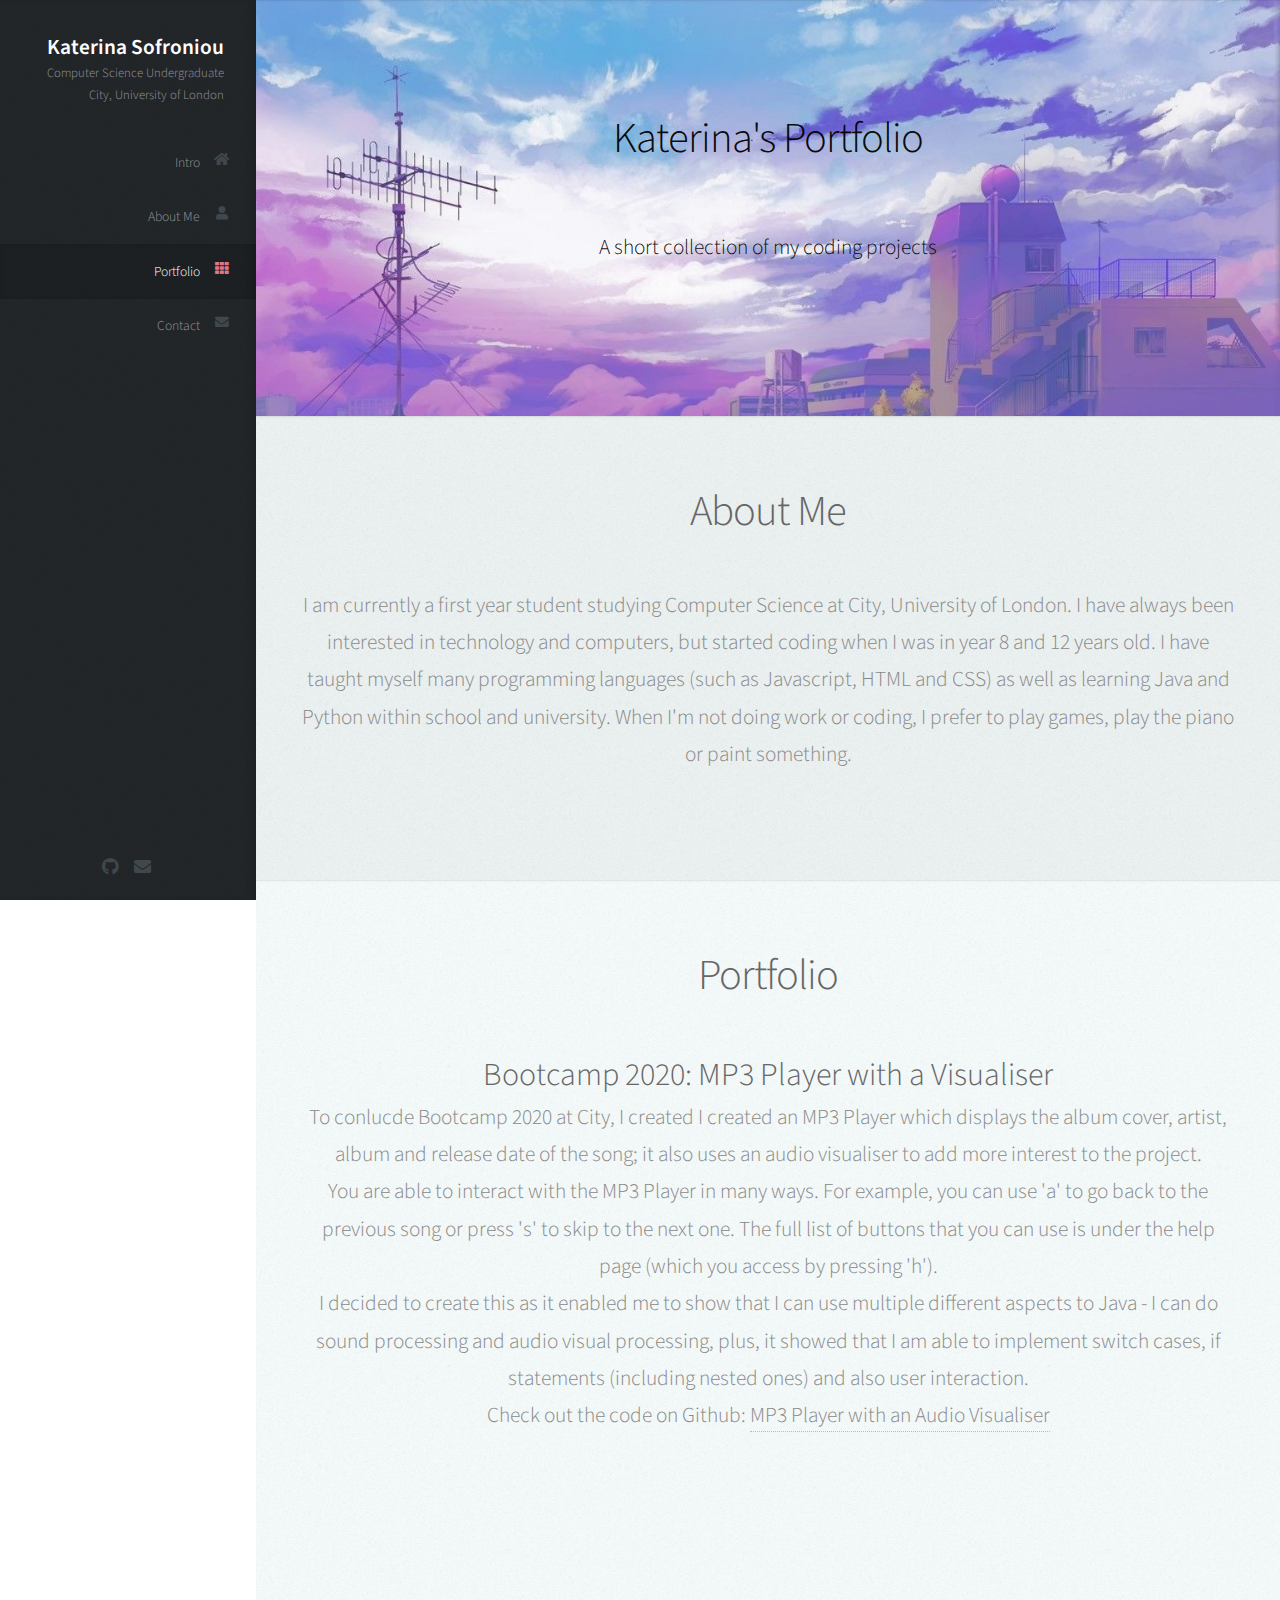
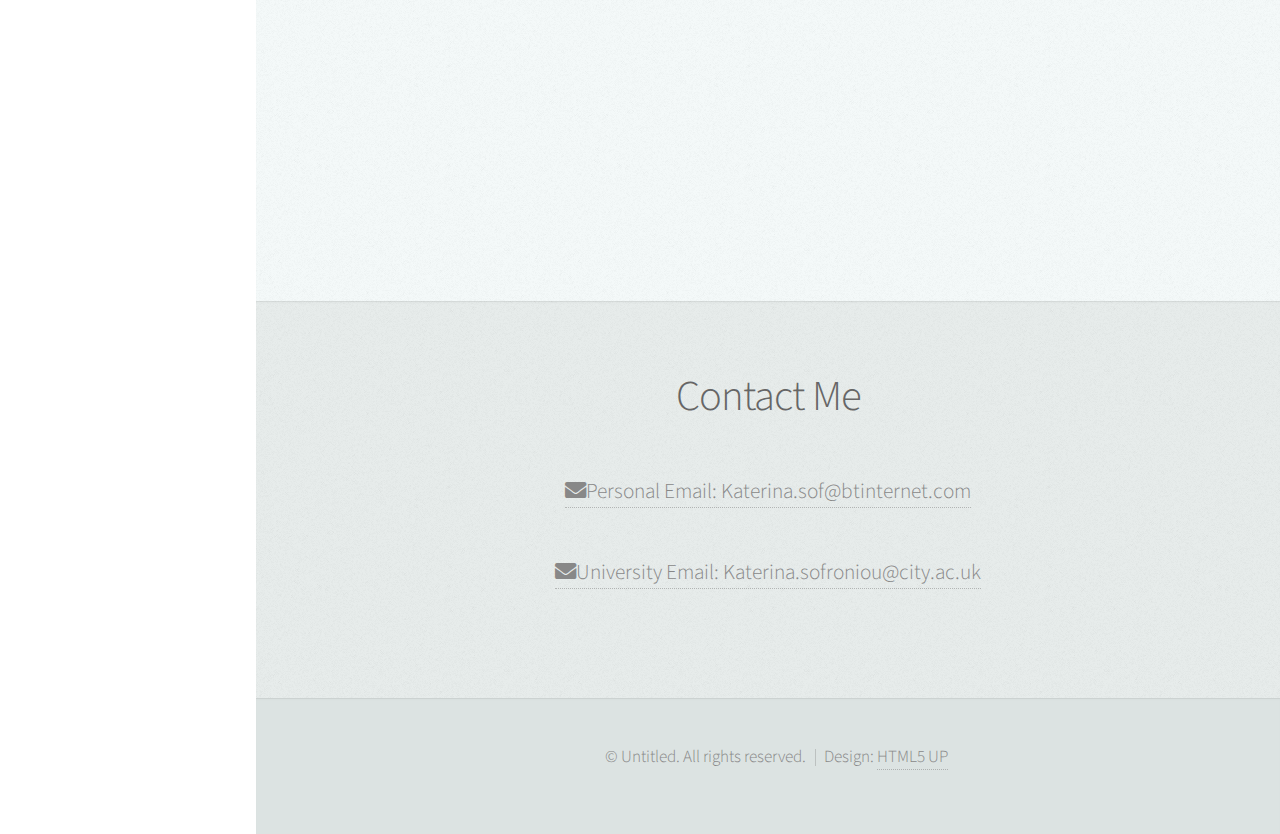
<file: index.html>
<!--
	Prologue by HTML5 UP
	html5up.net | @ajlkn
	Free for personal and commercial use under the CCA 3.0 license (html5up.net/license)
-->
<html>
	<head>
		<title>Portfolio</title>
		<meta charset="utf-8" />
		<meta name="viewport" content="width=device-width, initial-scale=1, user-scalable=no" />
		<link rel="stylesheet" href="assets/css/main.css" />
	</head>
	<body class="is-preload">

		<!-- Header -->
			<div id="header">

				<div class="top">

					<!-- Logo -->
						<div id="logo">
							<h1 id="title">Katerina Sofroniou</h1>
							<p>Computer Science Undergraduate</p>
							<p>City, University of London</p>
						</div>

					<!-- Nav -->
						<nav id="nav">
							<ul>
								<li><a href="#top" id="top-link"><span class="icon solid fa-home">Intro</span></a></li>
								<li><a href="#about" id="about-link"><span class="icon solid fa-user">About Me</span></a></li>
								<li><a href="#portfolio" id="portfolio-link"><span class="icon solid fa-th">Portfolio</span></a></li>
								<li><a href="#contact" id="contact-link"><span class="icon solid fa-envelope">Contact</span></a></li>
							</ul>
						</nav>

				</div>

				<div class="bottom">

					<!-- Social Icons -->
						<ul class="icons">
							<li><a href="https://github.com/KaterinaSofroniou/" class="icon brands fa-github"><span class="label">Github</span></a></li
							<li><a href = "mailto:katerina.sof@btinternet.com?subject = subject text" class="icon solid fa-envelope"><span class="label">Email</span></a></li>
						</ul>

				</div>

			</div>

		<!-- Main -->
			<div id="main">

				<!-- Intro -->
					<section id="top" class="one dark cover">
						<div class="container">

							<header>
								<h2 class="alt">Katerina's Portfolio</h2>
								<p><br>A short collection of my coding projects</p>
							</header>

						</div>
					</section>

					<!-- About Me -->
						<section id="about" class="three">
							<div class="container">

								<header>
									<h2>About Me</h2>
								</header>

								<!-- <a href="#" class="image featured"><img src="images/pic08.jpg" alt="" /></a> -->

								<p>I am currently a first year student studying Computer Science at City, University of London.
									I have always been interested in technology and computers, but started coding when I was in year 8 and 12 years old.
									 I have taught myself many programming languages (such as Javascript, HTML and CSS) as well as learning Java and
									 Python within school and university. When I'm not doing work or coding, I prefer to play games, play the piano or paint something.</p>

							</div>
						</section>

				<!-- Portfolio -->
					<section id="portfolio" class="two">
						<div class="container">

							<header>
								<h2>Portfolio</h2>
							</header>

							<h3>Bootcamp 2020: MP3 Player with a Visualiser</h3>

							<p>To conlucde Bootcamp 2020 at City, I created I created an MP3 Player which displays the album cover, artist, album and release date
								of the song; it also uses an audio visualiser to add more interest to the project.
							<br> You are able to interact with the MP3 Player in many ways. For example, you can use 'a' to go back to the previous song or press
							's' to skip to the next one. The full list of buttons that you can use is under the help page (which you access by pressing 'h').
							<br> I decided to create this as it enabled me to show that I can use multiple different aspects to Java - I can do sound processing
							and audio visual processing, plus, it showed that I am able to implement switch cases, if statements (including nested ones) and also user interaction.
							<br>Check out the code on Github: <a href = "https://github.com/KaterinaSofroniou/adbs900/tree/main/Project">MP3 Player with an Audio Visualiser</a>
							</p>

							<iframe width="640" height="360" src="https://web.microsoftstream.com/embed/video/f2c3d055-ddaa-48f7-8307-a13079d201d0?autoplay=false&amp;showinfo=true" allowfullscreen style="border:none;"></iframe>

						</div>
					</section>

				<!-- Contact -->
					<section id="contact" class="four">
						<div class="container">

							<header>
								<h2>Contact Me</h2>
							</header>

							<p><a href = "mailto:katerina.sof@btinternet.com?subject = subject text" class="icon solid fa-envelope">Personal Email: Katerina.sof@btinternet.com</a></p>
							<p><a href = "mailto:katerina.sof@btinternet.com?subject = subject text" class="icon solid fa-envelope">University Email: Katerina.sofroniou@city.ac.uk</a></p>

						</div>
					</section>

			</div>

		<!-- Footer -->
			<div id="footer">

				<!-- Copyright -->
					<ul class="copyright">
						<li>&copy; Untitled. All rights reserved.</li><li>Design: <a href="http://html5up.net">HTML5 UP</a></li>
					</ul>

			</div>

		<!-- Scripts -->
			<script src="assets/js/jquery.min.js"></script>
			<script src="assets/js/jquery.scrolly.min.js"></script>
			<script src="assets/js/jquery.scrollex.min.js"></script>
			<script src="assets/js/browser.min.js"></script>
			<script src="assets/js/breakpoints.min.js"></script>
			<script src="assets/js/util.js"></script>
			<script src="assets/js/main.js"></script>

	</body>
</html>
</file>
<file: assets/css/main.css>
@import url("fontawesome-all.min.css");
@import url("https://fonts.googleapis.com/css?family=Source+Sans+Pro:300,300italic,400,600");

/*
	Prologue by HTML5 UP
	html5up.net | @ajlkn
	Free for personal and commercial use under the CCA 3.0 license (html5up.net/license)
*/

html, body, div, span, applet, object,
iframe, h1, h2, h3, h4, h5, h6, p, blockquote,
pre, a, abbr, acronym, address, big, cite,
code, del, dfn, em, img, ins, kbd, q, s, samp,
small, strike, strong, sub, sup, tt, var, b,
u, i, center, dl, dt, dd, ol, ul, li, fieldset,
form, label, legend, table, caption, tbody,
tfoot, thead, tr, th, td, article, aside,
canvas, details, embed, figure, figcaption,
footer, header, hgroup, menu, nav, output, ruby,
section, summary, time, mark, audio, video {
	margin: 0;
	padding: 0;
	border: 0;
	font-size: 100%;
	font: inherit;
	vertical-align: baseline;}

article, aside, details, figcaption, figure,
footer, header, hgroup, menu, nav, section {
	display: block;}

body {
	line-height: 1;
}

ol, ul {
	list-style: none;
}

blockquote, q {
	quotes: none;
}

	blockquote:before, blockquote:after, q:before, q:after {
		content: '';
		content: none;
	}

table {
	border-collapse: collapse;
	border-spacing: 0;
}

body {
	-webkit-text-size-adjust: none;
}

mark {
	background-color: transparent;
	color: inherit;
}

input::-moz-focus-inner {
	border: 0;
	padding: 0;
}

input, select, textarea {
	-moz-appearance: none;
	-webkit-appearance: none;
	-ms-appearance: none;
	appearance: none;
}

/* Basic */

	html {
		box-sizing: border-box;
	}

	*, *:before, *:after {
		box-sizing: inherit;
	}

	body {
		background: #fff;
		font-family: 'Source Sans Pro', sans-serif;
		font-size: 19pt;
		font-weight: 300;
		line-height: 1.75em;
		color: #888;
	}

		body.is-preload *, body.is-preload *:before, body.is-preload *:after {
			-moz-animation: none !important;
			-webkit-animation: none !important;
			-ms-animation: none !important;
			animation: none !important;
			-moz-transition: none !important;
			-webkit-transition: none !important;
			-ms-transition: none !important;
			transition: none !important;
		}

	input, textarea, select {
		font-family: 'Source Sans Pro', sans-serif;
		font-size: 19pt;
		font-weight: 300;
		line-height: 1.75em;
		color: #888;
	}

	h1, h2, h3, h4, h5, h6 {
		font-weight: 300;
		color: #666;
		line-height: 1.5em;
	}

	h1 a, h2 a, h3 a, h4 a, h5 a, h6 a {
		color: inherit;
		text-decoration: none;
	}

		h1 a strong, h2 a strong, h3 a strong, h4 a strong, h5 a strong, h6 a strong {
			color: #333;
		}

	h2 {
		font-size: 2em;
		letter-spacing: -1px;
	}

		h2.alt {
			color: #888;
		}

			h2.alt strong {
				color: #666;
			}

	h3 {
		font-size: 1.5em;
	}

	header {
		margin: 0 0 2em 0;
	}

		header > p {
			margin: 1em 0 0 0;
		}

	footer {
		margin: 2em 0 0 0;
	}

	strong, b {
		font-weight: 300;
		color: #666;
	}

	em, i {
		font-style: italic;
	}

	a {
		text-decoration: none;
		color: inherit;
		border-bottom: dotted 1px rgba(128, 128, 128, 0.5);
		-moz-transition: color 0.35s ease-in-out, border-bottom-color 0.35s ease-in-out;
		-webkit-transition: color 0.35s ease-in-out, border-bottom-color 0.35s ease-in-out;
		-ms-transition: color 0.35s ease-in-out, border-bottom-color 0.35s ease-in-out;
		transition: color 0.35s ease-in-out, border-bottom-color 0.35s ease-in-out;
		outline: 0;
	}

		a:hover {
			color: #E27689;
			border-bottom-color: rgba(255, 255, 255, 0);
		}

	sub {
		position: relative;
		top: 0.5em;
		font-size: 0.8em;
	}

	sup {
		position: relative;
		top: -0.5em;
		font-size: 0.8em;
	}

	hr {
		border: 0;
		border-top: solid 1px #ddd;
	}

	blockquote {
		border-left: solid 0.5em #ddd;
		padding: 1em 0 1em 2em;
		font-style: italic;
	}

	p, ul, ol, dl, table {
		margin-bottom: 2em;
	}

	br.clear {
		clear: both;
	}

/* Container */

	.container {
		margin: 0 auto;
		max-width: 100%;
		width: 1400px;
	}

		@media screen and (min-width: 961px) and (max-width: 1880px) {

			.container {
				width: 1200px;
			}

		}

		@media screen and (min-width: 961px) and (max-width: 1620px) {

			.container {
				width: 960px;
			}

		}

		@media screen and (min-width: 961px) and (max-width: 1320px) {

			.container {
				width: 100%;
			}

		}

		@media screen and (max-width: 960px) {

			.container {
				width: 100%;
			}

		}

		@media screen and (max-width: 736px) {

			.container {
				width: 100%;
			}

		}

/* Row */

	.row {
		display: flex;
		flex-wrap: wrap;
		box-sizing: border-box;
		align-items: stretch;
	}

		.row > * {
			box-sizing: border-box;
		}

		.row.gtr-uniform > * > :last-child {
			margin-bottom: 0;
		}

		.row.aln-left {
			justify-content: flex-start;
		}

		.row.aln-center {
			justify-content: center;
		}

		.row.aln-right {
			justify-content: flex-end;
		}

		.row.aln-top {
			align-items: flex-start;
		}

		.row.aln-middle {
			align-items: center;
		}

		.row.aln-bottom {
			align-items: flex-end;
		}

		.row > .imp {
			order: -1;
		}

		.row > .col-1 {
			width: 8.33333%;
		}

		.row > .off-1 {
			margin-left: 8.33333%;
		}

		.row > .col-2 {
			width: 16.66667%;
		}

		.row > .off-2 {
			margin-left: 16.66667%;
		}

		.row > .col-3 {
			width: 25%;
		}

		.row > .off-3 {
			margin-left: 25%;
		}

		.row > .col-4 {
			width: 33.33333%;
		}

		.row > .off-4 {
			margin-left: 33.33333%;
		}

		.row > .col-5 {
			width: 41.66667%;
		}

		.row > .off-5 {
			margin-left: 41.66667%;
		}

		.row > .col-6 {
			width: 50%;
		}

		.row > .off-6 {
			margin-left: 50%;
		}

		.row > .col-7 {
			width: 58.33333%;
		}

		.row > .off-7 {
			margin-left: 58.33333%;
		}

		.row > .col-8 {
			width: 66.66667%;
		}

		.row > .off-8 {
			margin-left: 66.66667%;
		}

		.row > .col-9 {
			width: 75%;
		}

		.row > .off-9 {
			margin-left: 75%;
		}

		.row > .col-10 {
			width: 83.33333%;
		}

		.row > .off-10 {
			margin-left: 83.33333%;
		}

		.row > .col-11 {
			width: 91.66667%;
		}

		.row > .off-11 {
			margin-left: 91.66667%;
		}

		.row > .col-12 {
			width: 100%;
		}

		.row > .off-12 {
			margin-left: 100%;
		}

		.row.gtr-0 {
			margin-top: 0px;
			margin-left: 0px;
		}

			.row.gtr-0 > * {
				padding: 0px 0 0 0px;
			}

			.row.gtr-0.gtr-uniform {
				margin-top: 0px;
			}

				.row.gtr-0.gtr-uniform > * {
					padding-top: 0px;
				}

		.row.gtr-25 {
			margin-top: -10px;
			margin-left: -10px;
		}

			.row.gtr-25 > * {
				padding: 10px 0 0 10px;
			}

			.row.gtr-25.gtr-uniform {
				margin-top: -10px;
			}

				.row.gtr-25.gtr-uniform > * {
					padding-top: 10px;
				}

		.row.gtr-50 {
			margin-top: -20px;
			margin-left: -20px;
		}

			.row.gtr-50 > * {
				padding: 20px 0 0 20px;
			}

			.row.gtr-50.gtr-uniform {
				margin-top: -20px;
			}

				.row.gtr-50.gtr-uniform > * {
					padding-top: 20px;
				}

		.row {
			margin-top: -40px;
			margin-left: -40px;
		}

			.row > * {
				padding: 40px 0 0 40px;
			}

			.row.gtr-uniform {
				margin-top: -40px;
			}

				.row.gtr-uniform > * {
					padding-top: 40px;
				}

		.row.gtr-150 {
			margin-top: -60px;
			margin-left: -60px;
		}

			.row.gtr-150 > * {
				padding: 60px 0 0 60px;
			}

			.row.gtr-150.gtr-uniform {
				margin-top: -60px;
			}

				.row.gtr-150.gtr-uniform > * {
					padding-top: 60px;
				}

		.row.gtr-200 {
			margin-top: -80px;
			margin-left: -80px;
		}

			.row.gtr-200 > * {
				padding: 80px 0 0 80px;
			}

			.row.gtr-200.gtr-uniform {
				margin-top: -80px;
			}

				.row.gtr-200.gtr-uniform > * {
					padding-top: 80px;
				}

		@media screen and (min-width: 961px) and (max-width: 1880px) {

			.row {
				display: flex;
				flex-wrap: wrap;
				box-sizing: border-box;
				align-items: stretch;
			}

				.row > * {
					box-sizing: border-box;
				}

				.row.gtr-uniform > * > :last-child {
					margin-bottom: 0;
				}

				.row.aln-left {
					justify-content: flex-start;
				}

				.row.aln-center {
					justify-content: center;
				}

				.row.aln-right {
					justify-content: flex-end;
				}

				.row.aln-top {
					align-items: flex-start;
				}

				.row.aln-middle {
					align-items: center;
				}

				.row.aln-bottom {
					align-items: flex-end;
				}

				.row > .imp-wide {
					order: -1;
				}

				.row > .col-1-wide {
					width: 8.33333%;
				}

				.row > .off-1-wide {
					margin-left: 8.33333%;
				}

				.row > .col-2-wide {
					width: 16.66667%;
				}

				.row > .off-2-wide {
					margin-left: 16.66667%;
				}

				.row > .col-3-wide {
					width: 25%;
				}

				.row > .off-3-wide {
					margin-left: 25%;
				}

				.row > .col-4-wide {
					width: 33.33333%;
				}

				.row > .off-4-wide {
					margin-left: 33.33333%;
				}

				.row > .col-5-wide {
					width: 41.66667%;
				}

				.row > .off-5-wide {
					margin-left: 41.66667%;
				}

				.row > .col-6-wide {
					width: 50%;
				}

				.row > .off-6-wide {
					margin-left: 50%;
				}

				.row > .col-7-wide {
					width: 58.33333%;
				}

				.row > .off-7-wide {
					margin-left: 58.33333%;
				}

				.row > .col-8-wide {
					width: 66.66667%;
				}

				.row > .off-8-wide {
					margin-left: 66.66667%;
				}

				.row > .col-9-wide {
					width: 75%;
				}

				.row > .off-9-wide {
					margin-left: 75%;
				}

				.row > .col-10-wide {
					width: 83.33333%;
				}

				.row > .off-10-wide {
					margin-left: 83.33333%;
				}

				.row > .col-11-wide {
					width: 91.66667%;
				}

				.row > .off-11-wide {
					margin-left: 91.66667%;
				}

				.row > .col-12-wide {
					width: 100%;
				}

				.row > .off-12-wide {
					margin-left: 100%;
				}

				.row.gtr-0 {
					margin-top: 0px;
					margin-left: 0px;
				}

					.row.gtr-0 > * {
						padding: 0px 0 0 0px;
					}

					.row.gtr-0.gtr-uniform {
						margin-top: 0px;
					}

						.row.gtr-0.gtr-uniform > * {
							padding-top: 0px;
						}

				.row.gtr-25 {
					margin-top: -10px;
					margin-left: -10px;
				}

					.row.gtr-25 > * {
						padding: 10px 0 0 10px;
					}

					.row.gtr-25.gtr-uniform {
						margin-top: -10px;
					}

						.row.gtr-25.gtr-uniform > * {
							padding-top: 10px;
						}

				.row.gtr-50 {
					margin-top: -20px;
					margin-left: -20px;
				}

					.row.gtr-50 > * {
						padding: 20px 0 0 20px;
					}

					.row.gtr-50.gtr-uniform {
						margin-top: -20px;
					}

						.row.gtr-50.gtr-uniform > * {
							padding-top: 20px;
						}

				.row {
					margin-top: -40px;
					margin-left: -40px;
				}

					.row > * {
						padding: 40px 0 0 40px;
					}

					.row.gtr-uniform {
						margin-top: -40px;
					}

						.row.gtr-uniform > * {
							padding-top: 40px;
						}

				.row.gtr-150 {
					margin-top: -60px;
					margin-left: -60px;
				}

					.row.gtr-150 > * {
						padding: 60px 0 0 60px;
					}

					.row.gtr-150.gtr-uniform {
						margin-top: -60px;
					}

						.row.gtr-150.gtr-uniform > * {
							padding-top: 60px;
						}

				.row.gtr-200 {
					margin-top: -80px;
					margin-left: -80px;
				}

					.row.gtr-200 > * {
						padding: 80px 0 0 80px;
					}

					.row.gtr-200.gtr-uniform {
						margin-top: -80px;
					}

						.row.gtr-200.gtr-uniform > * {
							padding-top: 80px;
						}

		}

		@media screen and (min-width: 961px) and (max-width: 1620px) {

			.row {
				display: flex;
				flex-wrap: wrap;
				box-sizing: border-box;
				align-items: stretch;
			}

				.row > * {
					box-sizing: border-box;
				}

				.row.gtr-uniform > * > :last-child {
					margin-bottom: 0;
				}

				.row.aln-left {
					justify-content: flex-start;
				}

				.row.aln-center {
					justify-content: center;
				}

				.row.aln-right {
					justify-content: flex-end;
				}

				.row.aln-top {
					align-items: flex-start;
				}

				.row.aln-middle {
					align-items: center;
				}

				.row.aln-bottom {
					align-items: flex-end;
				}

				.row > .imp-normal {
					order: -1;
				}

				.row > .col-1-normal {
					width: 8.33333%;
				}

				.row > .off-1-normal {
					margin-left: 8.33333%;
				}

				.row > .col-2-normal {
					width: 16.66667%;
				}

				.row > .off-2-normal {
					margin-left: 16.66667%;
				}

				.row > .col-3-normal {
					width: 25%;
				}

				.row > .off-3-normal {
					margin-left: 25%;
				}

				.row > .col-4-normal {
					width: 33.33333%;
				}

				.row > .off-4-normal {
					margin-left: 33.33333%;
				}

				.row > .col-5-normal {
					width: 41.66667%;
				}

				.row > .off-5-normal {
					margin-left: 41.66667%;
				}

				.row > .col-6-normal {
					width: 50%;
				}

				.row > .off-6-normal {
					margin-left: 50%;
				}

				.row > .col-7-normal {
					width: 58.33333%;
				}

				.row > .off-7-normal {
					margin-left: 58.33333%;
				}

				.row > .col-8-normal {
					width: 66.66667%;
				}

				.row > .off-8-normal {
					margin-left: 66.66667%;
				}

				.row > .col-9-normal {
					width: 75%;
				}

				.row > .off-9-normal {
					margin-left: 75%;
				}

				.row > .col-10-normal {
					width: 83.33333%;
				}

				.row > .off-10-normal {
					margin-left: 83.33333%;
				}

				.row > .col-11-normal {
					width: 91.66667%;
				}

				.row > .off-11-normal {
					margin-left: 91.66667%;
				}

				.row > .col-12-normal {
					width: 100%;
				}

				.row > .off-12-normal {
					margin-left: 100%;
				}

				.row.gtr-0 {
					margin-top: 0px;
					margin-left: 0px;
				}

					.row.gtr-0 > * {
						padding: 0px 0 0 0px;
					}

					.row.gtr-0.gtr-uniform {
						margin-top: 0px;
					}

						.row.gtr-0.gtr-uniform > * {
							padding-top: 0px;
						}

				.row.gtr-25 {
					margin-top: -10px;
					margin-left: -10px;
				}

					.row.gtr-25 > * {
						padding: 10px 0 0 10px;
					}

					.row.gtr-25.gtr-uniform {
						margin-top: -10px;
					}

						.row.gtr-25.gtr-uniform > * {
							padding-top: 10px;
						}

				.row.gtr-50 {
					margin-top: -20px;
					margin-left: -20px;
				}

					.row.gtr-50 > * {
						padding: 20px 0 0 20px;
					}

					.row.gtr-50.gtr-uniform {
						margin-top: -20px;
					}

						.row.gtr-50.gtr-uniform > * {
							padding-top: 20px;
						}

				.row {
					margin-top: -40px;
					margin-left: -40px;
				}

					.row > * {
						padding: 40px 0 0 40px;
					}

					.row.gtr-uniform {
						margin-top: -40px;
					}

						.row.gtr-uniform > * {
							padding-top: 40px;
						}

				.row.gtr-150 {
					margin-top: -60px;
					margin-left: -60px;
				}

					.row.gtr-150 > * {
						padding: 60px 0 0 60px;
					}

					.row.gtr-150.gtr-uniform {
						margin-top: -60px;
					}

						.row.gtr-150.gtr-uniform > * {
							padding-top: 60px;
						}

				.row.gtr-200 {
					margin-top: -80px;
					margin-left: -80px;
				}

					.row.gtr-200 > * {
						padding: 80px 0 0 80px;
					}

					.row.gtr-200.gtr-uniform {
						margin-top: -80px;
					}

						.row.gtr-200.gtr-uniform > * {
							padding-top: 80px;
						}

		}

		@media screen and (min-width: 961px) and (max-width: 1320px) {

			.row {
				display: flex;
				flex-wrap: wrap;
				box-sizing: border-box;
				align-items: stretch;
			}

				.row > * {
					box-sizing: border-box;
				}

				.row.gtr-uniform > * > :last-child {
					margin-bottom: 0;
				}

				.row.aln-left {
					justify-content: flex-start;
				}

				.row.aln-center {
					justify-content: center;
				}

				.row.aln-right {
					justify-content: flex-end;
				}

				.row.aln-top {
					align-items: flex-start;
				}

				.row.aln-middle {
					align-items: center;
				}

				.row.aln-bottom {
					align-items: flex-end;
				}

				.row > .imp-narrow {
					order: -1;
				}

				.row > .col-1-narrow {
					width: 8.33333%;
				}

				.row > .off-1-narrow {
					margin-left: 8.33333%;
				}

				.row > .col-2-narrow {
					width: 16.66667%;
				}

				.row > .off-2-narrow {
					margin-left: 16.66667%;
				}

				.row > .col-3-narrow {
					width: 25%;
				}

				.row > .off-3-narrow {
					margin-left: 25%;
				}

				.row > .col-4-narrow {
					width: 33.33333%;
				}

				.row > .off-4-narrow {
					margin-left: 33.33333%;
				}

				.row > .col-5-narrow {
					width: 41.66667%;
				}

				.row > .off-5-narrow {
					margin-left: 41.66667%;
				}

				.row > .col-6-narrow {
					width: 50%;
				}

				.row > .off-6-narrow {
					margin-left: 50%;
				}

				.row > .col-7-narrow {
					width: 58.33333%;
				}

				.row > .off-7-narrow {
					margin-left: 58.33333%;
				}

				.row > .col-8-narrow {
					width: 66.66667%;
				}

				.row > .off-8-narrow {
					margin-left: 66.66667%;
				}

				.row > .col-9-narrow {
					width: 75%;
				}

				.row > .off-9-narrow {
					margin-left: 75%;
				}

				.row > .col-10-narrow {
					width: 83.33333%;
				}

				.row > .off-10-narrow {
					margin-left: 83.33333%;
				}

				.row > .col-11-narrow {
					width: 91.66667%;
				}

				.row > .off-11-narrow {
					margin-left: 91.66667%;
				}

				.row > .col-12-narrow {
					width: 100%;
				}

				.row > .off-12-narrow {
					margin-left: 100%;
				}

				.row.gtr-0 {
					margin-top: 0px;
					margin-left: 0px;
				}

					.row.gtr-0 > * {
						padding: 0px 0 0 0px;
					}

					.row.gtr-0.gtr-uniform {
						margin-top: 0px;
					}

						.row.gtr-0.gtr-uniform > * {
							padding-top: 0px;
						}

				.row.gtr-25 {
					margin-top: -5px;
					margin-left: -5px;
				}

					.row.gtr-25 > * {
						padding: 5px 0 0 5px;
					}

					.row.gtr-25.gtr-uniform {
						margin-top: -5px;
					}

						.row.gtr-25.gtr-uniform > * {
							padding-top: 5px;
						}

				.row.gtr-50 {
					margin-top: -10px;
					margin-left: -10px;
				}

					.row.gtr-50 > * {
						padding: 10px 0 0 10px;
					}

					.row.gtr-50.gtr-uniform {
						margin-top: -10px;
					}

						.row.gtr-50.gtr-uniform > * {
							padding-top: 10px;
						}

				.row {
					margin-top: -20px;
					margin-left: -20px;
				}

					.row > * {
						padding: 20px 0 0 20px;
					}

					.row.gtr-uniform {
						margin-top: -20px;
					}

						.row.gtr-uniform > * {
							padding-top: 20px;
						}

				.row.gtr-150 {
					margin-top: -30px;
					margin-left: -30px;
				}

					.row.gtr-150 > * {
						padding: 30px 0 0 30px;
					}

					.row.gtr-150.gtr-uniform {
						margin-top: -30px;
					}

						.row.gtr-150.gtr-uniform > * {
							padding-top: 30px;
						}

				.row.gtr-200 {
					margin-top: -40px;
					margin-left: -40px;
				}

					.row.gtr-200 > * {
						padding: 40px 0 0 40px;
					}

					.row.gtr-200.gtr-uniform {
						margin-top: -40px;
					}

						.row.gtr-200.gtr-uniform > * {
							padding-top: 40px;
						}

		}

		@media screen and (max-width: 960px) {

			.row {
				display: flex;
				flex-wrap: wrap;
				box-sizing: border-box;
				align-items: stretch;
			}

				.row > * {
					box-sizing: border-box;
				}

				.row.gtr-uniform > * > :last-child {
					margin-bottom: 0;
				}

				.row.aln-left {
					justify-content: flex-start;
				}

				.row.aln-center {
					justify-content: center;
				}

				.row.aln-right {
					justify-content: flex-end;
				}

				.row.aln-top {
					align-items: flex-start;
				}

				.row.aln-middle {
					align-items: center;
				}

				.row.aln-bottom {
					align-items: flex-end;
				}

				.row > .imp-narrower {
					order: -1;
				}

				.row > .col-1-narrower {
					width: 8.33333%;
				}

				.row > .off-1-narrower {
					margin-left: 8.33333%;
				}

				.row > .col-2-narrower {
					width: 16.66667%;
				}

				.row > .off-2-narrower {
					margin-left: 16.66667%;
				}

				.row > .col-3-narrower {
					width: 25%;
				}

				.row > .off-3-narrower {
					margin-left: 25%;
				}

				.row > .col-4-narrower {
					width: 33.33333%;
				}

				.row > .off-4-narrower {
					margin-left: 33.33333%;
				}

				.row > .col-5-narrower {
					width: 41.66667%;
				}

				.row > .off-5-narrower {
					margin-left: 41.66667%;
				}

				.row > .col-6-narrower {
					width: 50%;
				}

				.row > .off-6-narrower {
					margin-left: 50%;
				}

				.row > .col-7-narrower {
					width: 58.33333%;
				}

				.row > .off-7-narrower {
					margin-left: 58.33333%;
				}

				.row > .col-8-narrower {
					width: 66.66667%;
				}

				.row > .off-8-narrower {
					margin-left: 66.66667%;
				}

				.row > .col-9-narrower {
					width: 75%;
				}

				.row > .off-9-narrower {
					margin-left: 75%;
				}

				.row > .col-10-narrower {
					width: 83.33333%;
				}

				.row > .off-10-narrower {
					margin-left: 83.33333%;
				}

				.row > .col-11-narrower {
					width: 91.66667%;
				}

				.row > .off-11-narrower {
					margin-left: 91.66667%;
				}

				.row > .col-12-narrower {
					width: 100%;
				}

				.row > .off-12-narrower {
					margin-left: 100%;
				}

				.row.gtr-0 {
					margin-top: 0px;
					margin-left: 0px;
				}

					.row.gtr-0 > * {
						padding: 0px 0 0 0px;
					}

					.row.gtr-0.gtr-uniform {
						margin-top: 0px;
					}

						.row.gtr-0.gtr-uniform > * {
							padding-top: 0px;
						}

				.row.gtr-25 {
					margin-top: -5px;
					margin-left: -5px;
				}

					.row.gtr-25 > * {
						padding: 5px 0 0 5px;
					}

					.row.gtr-25.gtr-uniform {
						margin-top: -5px;
					}

						.row.gtr-25.gtr-uniform > * {
							padding-top: 5px;
						}

				.row.gtr-50 {
					margin-top: -10px;
					margin-left: -10px;
				}

					.row.gtr-50 > * {
						padding: 10px 0 0 10px;
					}

					.row.gtr-50.gtr-uniform {
						margin-top: -10px;
					}

						.row.gtr-50.gtr-uniform > * {
							padding-top: 10px;
						}

				.row {
					margin-top: -20px;
					margin-left: -20px;
				}

					.row > * {
						padding: 20px 0 0 20px;
					}

					.row.gtr-uniform {
						margin-top: -20px;
					}

						.row.gtr-uniform > * {
							padding-top: 20px;
						}

				.row.gtr-150 {
					margin-top: -30px;
					margin-left: -30px;
				}

					.row.gtr-150 > * {
						padding: 30px 0 0 30px;
					}

					.row.gtr-150.gtr-uniform {
						margin-top: -30px;
					}

						.row.gtr-150.gtr-uniform > * {
							padding-top: 30px;
						}

				.row.gtr-200 {
					margin-top: -40px;
					margin-left: -40px;
				}

					.row.gtr-200 > * {
						padding: 40px 0 0 40px;
					}

					.row.gtr-200.gtr-uniform {
						margin-top: -40px;
					}

						.row.gtr-200.gtr-uniform > * {
							padding-top: 40px;
						}

		}

		@media screen and (max-width: 736px) {

			.row {
				display: flex;
				flex-wrap: wrap;
				box-sizing: border-box;
				align-items: stretch;
			}

				.row > * {
					box-sizing: border-box;
				}

				.row.gtr-uniform > * > :last-child {
					margin-bottom: 0;
				}

				.row.aln-left {
					justify-content: flex-start;
				}

				.row.aln-center {
					justify-content: center;
				}

				.row.aln-right {
					justify-content: flex-end;
				}

				.row.aln-top {
					align-items: flex-start;
				}

				.row.aln-middle {
					align-items: center;
				}

				.row.aln-bottom {
					align-items: flex-end;
				}

				.row > .imp-mobile {
					order: -1;
				}

				.row > .col-1-mobile {
					width: 8.33333%;
				}

				.row > .off-1-mobile {
					margin-left: 8.33333%;
				}

				.row > .col-2-mobile {
					width: 16.66667%;
				}

				.row > .off-2-mobile {
					margin-left: 16.66667%;
				}

				.row > .col-3-mobile {
					width: 25%;
				}

				.row > .off-3-mobile {
					margin-left: 25%;
				}

				.row > .col-4-mobile {
					width: 33.33333%;
				}

				.row > .off-4-mobile {
					margin-left: 33.33333%;
				}

				.row > .col-5-mobile {
					width: 41.66667%;
				}

				.row > .off-5-mobile {
					margin-left: 41.66667%;
				}

				.row > .col-6-mobile {
					width: 50%;
				}

				.row > .off-6-mobile {
					margin-left: 50%;
				}

				.row > .col-7-mobile {
					width: 58.33333%;
				}

				.row > .off-7-mobile {
					margin-left: 58.33333%;
				}

				.row > .col-8-mobile {
					width: 66.66667%;
				}

				.row > .off-8-mobile {
					margin-left: 66.66667%;
				}

				.row > .col-9-mobile {
					width: 75%;
				}

				.row > .off-9-mobile {
					margin-left: 75%;
				}

				.row > .col-10-mobile {
					width: 83.33333%;
				}

				.row > .off-10-mobile {
					margin-left: 83.33333%;
				}

				.row > .col-11-mobile {
					width: 91.66667%;
				}

				.row > .off-11-mobile {
					margin-left: 91.66667%;
				}

				.row > .col-12-mobile {
					width: 100%;
				}

				.row > .off-12-mobile {
					margin-left: 100%;
				}

				.row.gtr-0 {
					margin-top: 0px;
					margin-left: 0px;
				}

					.row.gtr-0 > * {
						padding: 0px 0 0 0px;
					}

					.row.gtr-0.gtr-uniform {
						margin-top: 0px;
					}

						.row.gtr-0.gtr-uniform > * {
							padding-top: 0px;
						}

				.row.gtr-25 {
					margin-top: -5px;
					margin-left: -5px;
				}

					.row.gtr-25 > * {
						padding: 5px 0 0 5px;
					}

					.row.gtr-25.gtr-uniform {
						margin-top: -5px;
					}

						.row.gtr-25.gtr-uniform > * {
							padding-top: 5px;
						}

				.row.gtr-50 {
					margin-top: -10px;
					margin-left: -10px;
				}

					.row.gtr-50 > * {
						padding: 10px 0 0 10px;
					}

					.row.gtr-50.gtr-uniform {
						margin-top: -10px;
					}

						.row.gtr-50.gtr-uniform > * {
							padding-top: 10px;
						}

				.row {
					margin-top: -20px;
					margin-left: -20px;
				}

					.row > * {
						padding: 20px 0 0 20px;
					}

					.row.gtr-uniform {
						margin-top: -20px;
					}

						.row.gtr-uniform > * {
							padding-top: 20px;
						}

				.row.gtr-150 {
					margin-top: -30px;
					margin-left: -30px;
				}

					.row.gtr-150 > * {
						padding: 30px 0 0 30px;
					}

					.row.gtr-150.gtr-uniform {
						margin-top: -30px;
					}

						.row.gtr-150.gtr-uniform > * {
							padding-top: 30px;
						}

				.row.gtr-200 {
					margin-top: -40px;
					margin-left: -40px;
				}

					.row.gtr-200 > * {
						padding: 40px 0 0 40px;
					}

					.row.gtr-200.gtr-uniform {
						margin-top: -40px;
					}

						.row.gtr-200.gtr-uniform > * {
							padding-top: 40px;
						}

		}

/* Sections/Article */

	section, article {
		margin-bottom: 3em;
	}

		section > :last-child,
		section > .container, section:last-child, article > :last-child,
		article > .container, article:last-child {
			margin-bottom: 0;
		}

		.row > section, .row > article {
			margin-bottom: 0;
		}

/* Image */

	.image {
		display: inline-block;
		border: 0;
	}

		.image img {
			display: block;
			width: 100%;
		}

		.image.avatar48 {
			width: 48px;
			height: 48px;
			background: #f00;
		}

			.image.avatar48 img {
				width: 48px;
				height: 48px;
			}

		.image.fit {
			display: block;
			width: 100%;
		}

		.image.featured {
			display: block;
			width: 100%;
			margin: 0 0 2em 0;
		}

		.image.left {
			float: left;
			margin: 0 2em 2em 0;
		}

		.image.centered {
			display: block;
			margin: 0 0 2em 0;
		}

			.image.centered img {
				margin: 0 auto;
				width: auto;
			}

/* List */

	ul {
		list-style: disc;
		padding-left: 1em;
	}

		ul li {
			padding-left: 0.5em;
		}

	ol {
		list-style: decimal;
		padding-left: 1.25em;
	}

		ol li {
			padding-left: 0.25em;
		}

/* Icons */

	ul.icons {
		cursor: default;
		list-style: none;
		padding-left: 0;
	}

		ul.icons li {
			display: inline-block;
			padding-left: 0;
		}

		ul.icons a {
			display: inline-block;
			width: 2em;
			height: 2em;
			line-height: 2em;
			text-align: center;
			border: 0;
		}

/* Form */

	form label {
		display: block;
		text-align: left;
		margin-bottom: 0.5em;
	}

	form input[type="text"],
	form input[type="email"],
	form input[type="password"],
	form select,
	form textarea {
		position: relative;
		-webkit-appearance: none;
		display: block;
		border: 0;
		outline: 0;
		background: #fff;
		background: rgba(255, 255, 255, 0.75);
		width: 100%;
		border-radius: 0.35em;
		padding: 0.75em 1em 0.75em 1em;
		box-shadow: inset 0 0.1em 0.1em 0 rgba(0, 0, 0, 0.05);
		border: solid 1px rgba(0, 0, 0, 0.15);
		-moz-transition: all 0.35s ease-in-out;
		-webkit-transition: all 0.35s ease-in-out;
		-ms-transition: all 0.35s ease-in-out;
		transition: all 0.35s ease-in-out;
	}

		form input[type="text"]:focus,
		form input[type="email"]:focus,
		form input[type="password"]:focus,
		form select:focus,
		form textarea:focus {
			box-shadow: 0 0 2px 1px #8ebebc;
			background: #fff;
		}

	form input[type="text"],
	form input[type="email"],
	form input[type="password"],
	form select {
		line-height: 1.25em;
	}

	form textarea {
		min-height: 14em;
	}

	form ::-webkit-input-placeholder {
		color: #555 !important;
	}

	form :-moz-placeholder {
		color: #555 !important;
	}

	form ::-moz-placeholder {
		color: #555 !important;
	}

	form :-ms-input-placeholder {
		color: #555 !important;
	}

	form ::-moz-focus-inner {
		border: 0;
	}

/* Table */

	table {
		width: 100%;
		text-align: left;
	}

		table tbody tr:nth-child(2n+2) {
			background: #f4f4f4;
		}

		table td {
			padding: 0.5em 1em 0.5em 1em;
		}

		table th {
			text-align: left;
			padding: 0.5em 1em 0.5em 1em;
			color: #fff;
			background: #222729 url("images/overlay.png");
		}

		table thead {
			background: #444;
			color: #fff;
		}

		table tfoot {
			background: #eee;
		}

/* Button */

	input[type="button"],
	input[type="submit"],
	input[type="reset"],
	button,
	.button {
		position: relative;
		display: inline-block;
		border-radius: 0.35em;
		color: #fff !important;
		text-decoration: none;
		padding: 0.75em 2.5em 0.75em 2.5em;
		background-color: #8ebebc;
		border: 0;
		cursor: pointer;
		background-image: -moz-linear-gradient(top, rgba(0, 0, 0, 0), rgba(0, 0, 0, 0.15)), url("images/overlay.png");
		background-image: -webkit-linear-gradient(top, rgba(0, 0, 0, 0), rgba(0, 0, 0, 0.15)), url("images/overlay.png");
		background-image: -ms-linear-gradient(top, rgba(0, 0, 0, 0), rgba(0, 0, 0, 0.15)), url("images/overlay.png");
		background-image: linear-gradient(top, rgba(0, 0, 0, 0), rgba(0, 0, 0, 0.15)), url("images/overlay.png");
		-moz-transition: background-color 0.35s ease-in-out;
		-webkit-transition: background-color 0.35s ease-in-out;
		-ms-transition: background-color 0.35s ease-in-out;
		transition: background-color 0.35s ease-in-out;
	}

		input[type="button"]:hover,
		input[type="submit"]:hover,
		input[type="reset"]:hover,
		button:hover,
		.button:hover {
			background-color: #9ececc;
		}

		input[type="button"]:active,
		input[type="submit"]:active,
		input[type="reset"]:active,
		button:active,
		.button:active {
			background-color: #7eaeac;
		}

/* Item */

	.item {
		box-shadow: 0 0.05em 0.15em 0 rgba(0, 0, 0, 0.05);
		margin-bottom: 40px;
	}

		.item header {
			background: #fff;
			margin: 0;
			padding: 1em 0 1em 0;
			font-size: 0.8em;
		}

			.item header h3 {
				font-size: 1em;
			}

/* Icons */

	.icon {
		text-decoration: none;
		text-decoration: none;
	}

		.icon:before {
			-moz-osx-font-smoothing: grayscale;
			-webkit-font-smoothing: antialiased;
			display: inline-block;
			font-style: normal;
			font-variant: normal;
			text-rendering: auto;
			line-height: 1;
			text-transform: none !important;
			font-family: 'Font Awesome 5 Free';
			font-weight: 400;
		}

		.icon:before {
			line-height: inherit;
		}

		.icon > .label {
			display: none;
		}

		.icon.solid:before {
			font-weight: 900;
		}

		.icon.brands:before {
			font-family: 'Font Awesome 5 Brands';
		}

/* Header */

	#header {
		display: -moz-flex;
		display: -webkit-flex;
		display: -ms-flex;
		display: flex;
		-moz-flex-direction: column;
		-webkit-flex-direction: column;
		-ms-flex-direction: column;
		flex-direction: column;
		-moz-justify-content: space-between;
		-webkit-justify-content: space-between;
		-ms-justify-content: space-between;
		justify-content: space-between;
		background: #222629 url("images/overlay.png");
		box-shadow: inset -0.25em 0 0.25em 0 rgba(0, 0, 0, 0.1);
		color: #fff;
		height: 100%;
		left: 0;
		overflow-y: auto;
		position: fixed;
		text-align: right;
		top: 0;
		width: 375px;
	}

		#header .top {
			-moz-flex-grow: 1;
			-webkit-flex-grow: 1;
			-ms-flex-grow: 1;
			flex-grow: 1;
		}

		#header .bottom {
			-moz-flex-shrink: 0;
			-webkit-flex-shrink: 0;
			-ms-flex-shrink: 0;
			flex-shrink: 0;
			padding: 1.5em 0 0.75em 0;
		}

			#header .bottom > :last-child {
				margin-bottom: 0;
			}

		#header .icons {
			font-size: 0.8em;
			text-align: center;
		}

			#header .icons a {
				color: #41484c;
				-moz-transition: color 0.35s ease-in-out;
				-webkit-transition: color 0.35s ease-in-out;
				-ms-transition: color 0.35s ease-in-out;
				transition: color 0.35s ease-in-out;
			}

				#header .icons a:hover {
					color: #fff;
				}

	#logo {
		position: relative;
		margin: 1.75em 1.5em 1.5em 1.5em;
		min-height: 48px;
		cursor: default;
	}

		#logo h1 {
			position: relative;
			color: #fff;
			font-weight: 600;
			font-size: 1em;
			line-height: 1em;
		}

		#logo p {
			position: relative;
			display: block;
			font-size: 0.6em;
			color: rgba(255, 255, 255, 0.5);
			line-height: 1.25em;
			margin: 0.5em 0 0 0;
		}

		#logo .image {
			position: absolute;
			left: 0;
			top: 0;
		}

	#nav ul {
		list-style: none;
		padding-left: 0;
		margin-bottom: 0;
	}

		#nav ul li {
			padding-left: 0;
		}

			#nav ul li a {
				display: block;
				padding: 0.5em 1.5em 0.5em 1.5em;
				color: rgba(255, 255, 255, 0.5);
				text-decoration: none;
				outline: 0;
				border: 0;
				-moz-transition: none;
				-webkit-transition: none;
				-ms-transition: none;
				transition: none;
			}

				#nav ul li a span {
					position: relative;
					display: block;
					font-size: 0.8em;
				}

					#nav ul li a span:before {
						position: absolute;
						left: 0;
						color: #41484c;
						text-align: center;
						width: 1.25em;
						line-height: 1.75em;
					}

				#nav ul li a.active {
					background: rgba(0, 0, 0, 0.15);
					box-shadow: inset 0 0 0.25em 0 rgba(0, 0, 0, 0.125);
					color: #fff;
				}

					#nav ul li a.active span:before {
						color: #e27689;
					}

/* Footer */

	#footer {
		margin-left: 375px;
		text-align: center;
		background-color: #dce3e2;
		padding: 3em 0 4em 0;
		box-shadow: inset 0 1px 0 0 rgba(0, 0, 0, 0.05), inset 0 0.1em 0.1em 0 rgba(0, 0, 0, 0.025);
		font-size: 0.8em;
	}

		#footer .copyright {
			cursor: default;
			margin: 0;
		}

			#footer .copyright li {
				display: inline-block;
				line-height: 1em;
				border-left: solid 1px rgba(128, 128, 128, 0.35);
				padding: 0 0 0 0.5em;
				margin: 0 0 0 0.5em;
			}

				#footer .copyright li:first-child {
					border-left: 0;
					padding-left: 0;
					margin-left: 0;
				}

/* Main */

	#main {
		margin-left: 375px;
	}

		#main > section {
			margin: 0;
			overflow: hidden;
			padding: 4em 0;
			box-shadow: inset 0 1px 0 0 rgba(0, 0, 0, 0.05), inset 0 0.1em 0.1em 0 rgba(0, 0, 0, 0.025);
			text-align: center;
			background-image: url("images/overlay.png");
		}

			#main > section.dark {
				color: #ddd;
				color: rgba(0, 0, 0, 0.95);
			}

				#main > section.dark h2, #main > section.dark h3, #main > section.dark h4, #main > section.dark h5, #main > section.dark h6 {
					color: rgba(0, 0, 0, 0.95);
				}

				#main > section.dark strong {
					color: #fff;
					border-color: inherit;
				}

				#main > section.dark a {
					color: #fff;
					border-color: inherit;
				}

					#main > section.dark a:hover {
						border-bottom-color: rgba(255, 255, 255, 0);
					}

			#main > section.cover {
				padding: 10em 0;
				background-size: cover;
				background-position: center center;
			}

			#main > section.one {
				background-color: #81918E;
				background-image: url("../../images/banner.jpg");
			}

			#main > section.two {
				background-color: #f5fafa;
			}

			#main > section.three {
				background-color: #ecf1f1;
			}

			#main > section.four {
				background-color: #e8edec;
			}

/* Wide */

	@media screen and (min-width: 961px) and (max-width: 1880px) {

		/* Basic */

			body, input, textarea, select {
				font-size: 17pt;
			}

		/* Header */

			#header {
				width: 300px;
			}

		/* Footer */

			#footer {
				margin-left: 300px;
			}

		/* Main */

			#main {
				margin-left: 300px;
			}

	}

/* Normal */

	@media screen and (min-width: 961px) and (max-width: 1620px) {

		/* Main */

			#main > section {
				padding: 3em 0;
			}

			#main section.cover {
				padding: 5em 0;
			}

	}

/* Narrow */

	@media screen and (min-width: 961px) and (max-width: 1320px) {

		/* Basic */

			body, input, textarea, select {
				font-size: 16pt;
			}

			.container {
				padding: 0 2em 0 2em;
			}

		/* Icons */

			ul.icons li a {
				width: 1.75em;
			}

		/* Item */

			.item {
				margin-bottom: 20px;
			}

		/* Header */

			#header {
				width: 20%;
			}

			#logo .image {
				position: relative;
				margin: 0 0 0.5em 0;
			}

			#nav ul li a {
				font-size: 0.8em;
				padding-top: 0.5em;
				padding-bottom: 0.5em;
			}

				#nav ul li a span {
					padding-right: 2.25em;
				}

					#nav ul li a span:before {
						left: 100%;
						margin-left: -1.25em;
						line-height: 2.25em;
					}

		/* Footer */

			#footer {
				margin-left: 20%;
			}

		/* Main */

			#main {
				margin-left: 20%;
			}

	}

/* Narrower */

	#headerToggle {
		display: none;
	}

	@media screen and (max-width: 960px) {

		/* Basic */

			html, body {
				overflow-x: hidden;
			}

			body, input, textarea, select {
				font-size: 16pt;
			}

			header br {
				display: none;
			}

			.container {
				padding: 0 2em 0 2em;
			}

		/* Item */

			.item {
				margin-bottom: 15px;
			}

		/* Icons */

			ul.icons a {
				width: 1.75em;
				font-size: 1.25em;
			}

		/* Header */

			#header {
				-moz-backface-visibility: hidden;
				-webkit-backface-visibility: hidden;
				-ms-backface-visibility: hidden;
				backface-visibility: hidden;
				-moz-transform: translateX(-275px);
				-webkit-transform: translateX(-275px);
				-ms-transform: translateX(-275px);
				transform: translateX(-275px);
				-moz-transition: -moz-transform 0.5s ease;
				-webkit-transition: -webkit-transform 0.5s ease;
				-ms-transition: -ms-transform 0.5s ease;
				transition: transform 0.5s ease;
				-webkit-overflow-scrolling: touch;
				display: block;
				height: 100%;
				left: 0;
				overflow-y: auto;
				position: fixed;
				top: 0;
				width: 275px;
				z-index: 10002;
				width: 275px;
				background: #222729 url("images/overlay.png");
				box-shadow: inset -0.25em 0 0.25em 0 rgba(0, 0, 0, 0.125);
			}

				#header .top {
					position: relative;
				}

				#header .bottom {
					border-top: solid 1px rgba(255, 255, 255, 0.05);
					box-shadow: 0 -1px 0 0 rgba(0, 0, 0, 0.15);
					padding-top: 2em;
					margin-top: 2em;
					position: relative;
				}

			#logo {
				margin: 1.5em 1.25em 1.25em 1.25em;
			}

			#nav ul li a {
				padding: 0.5em 1.25em 0.5em 1.25em;
			}

			#headerToggle {
				-moz-backface-visibility: hidden;
				-webkit-backface-visibility: hidden;
				-ms-backface-visibility: hidden;
				backface-visibility: hidden;
				-moz-transition: -moz-transform 0.5s ease;
				-webkit-transition: -webkit-transform 0.5s ease;
				-ms-transition: -ms-transform 0.5s ease;
				transition: transform 0.5s ease;
				display: block;
				height: 2.25em;
				left: 0;
				position: fixed;
				top: 0;
				width: 3.25em;
				z-index: 10001;
			}

				#headerToggle .toggle {
					text-decoration: none;
					position: absolute;
					left: 0;
					top: 0;
					width: 100%;
					height: 100%;
					outline: 0;
					border: 0;
				}

					#headerToggle .toggle:before {
						-moz-osx-font-smoothing: grayscale;
						-webkit-font-smoothing: antialiased;
						display: inline-block;
						font-style: normal;
						font-variant: normal;
						text-rendering: auto;
						line-height: 1;
						text-transform: none !important;
						font-family: 'Font Awesome 5 Free';
						font-weight: 900;
					}

					#headerToggle .toggle:before {
						text-decoration: none;
						content: '\f0c9';
						color: #fff;
						font-size: 18px;
						background: rgba(128, 136, 144, 0.5);
						border-radius: 0.35em;
						text-align: center;
						position: absolute;
						left: 0.5em;
						top: 0.5em;
						display: block;
						width: 3.25em;
						height: 2.25em;
						line-height: 2.25em;
					}

			body.header-visible #main {
				-moz-transform: translateX(275px);
				-webkit-transform: translateX(275px);
				-ms-transform: translateX(275px);
				transform: translateX(275px);
			}

			body.header-visible #headerToggle {
				-moz-transform: translateX(275px);
				-webkit-transform: translateX(275px);
				-ms-transform: translateX(275px);
				transform: translateX(275px);
			}

			body.header-visible #header {
				-moz-transform: translateX(0);
				-webkit-transform: translateX(0);
				-ms-transform: translateX(0);
				transform: translateX(0);
			}

		/* Footer */

			#footer {
				margin-left: 0;
			}

		/* Main */

			#main {
				-moz-backface-visibility: hidden;
				-webkit-backface-visibility: hidden;
				-ms-backface-visibility: hidden;
				backface-visibility: hidden;
				-moz-transition: -moz-transform 0.5s ease;
				-webkit-transition: -webkit-transform 0.5s ease;
				-ms-transition: -ms-transform 0.5s ease;
				transition: transform 0.5s ease;
				padding-bottom: 1px;
				margin-left: 0;
			}

				#main > section {
					padding: 3em 0;
				}

				#main section.cover {
					padding: 4em 0;
				}

	}

/* Mobile */

	@media screen and (max-width: 736px) {

		/* Basic */

			body, input, textarea, select {
				font-size: 14pt;
			}

			h2 {
				font-size: 1.5em;
				letter-spacing: 0;
				font-weight: 300;
			}

			.container {
				padding: 0 15px 0 15px;
			}

		/* List */

			ul.icons a {
				width: 2em;
				font-size: 1.25em;
			}

		/* Main */

			#main > section {
				padding: 2em 0;
			}

			#main section.cover {
				padding: 4em 0em;
			}

				#main section.cover header {
					padding: 0 1em;
				}

		/* Footer */

			#footer .copyright li {
				display: block;
				line-height: 1.25em;
				border: 0;
				padding: 0;
				margin: 1em 0 0 0;
			}

				#footer .copyright li:first-child {
					margin-top: 0;
				}

	}
</file>
